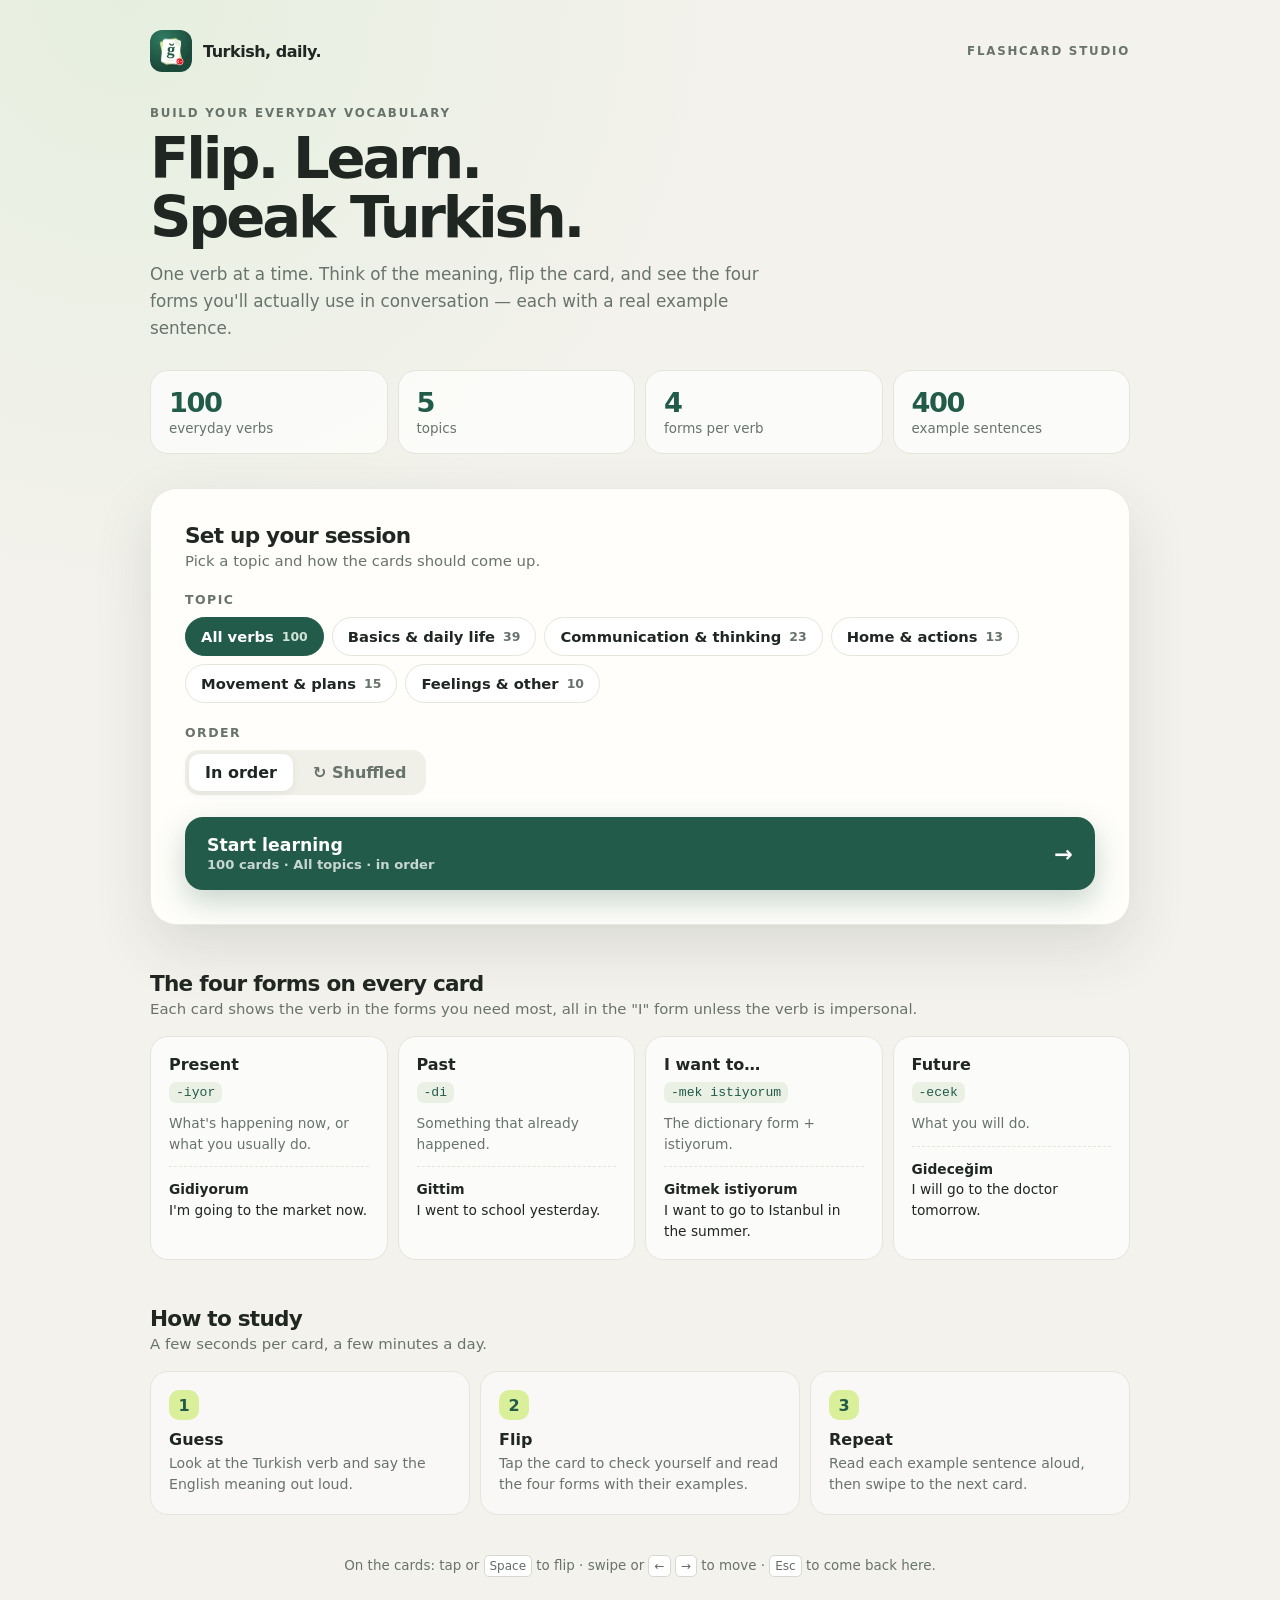
<file: index.html>
<!doctype html>
<html lang="en">
<head>
<meta charset="utf-8">
<meta name="viewport" content="width=device-width, initial-scale=1, viewport-fit=cover">
<title>Turkish Verb Flashcards</title>
<meta name="description" content="Flip through 100 everyday Turkish verbs with their most useful forms and example sentences.">
<meta name="theme-color" content="#225b49">
<link rel="manifest" href="manifest.webmanifest">
<link rel="icon" href="icons/icon.svg" type="image/svg+xml">
<link rel="icon" href="icons/favicon-32.png" sizes="32x32" type="image/png">
<link rel="apple-touch-icon" href="icons/apple-touch-icon.png">
<meta name="apple-mobile-web-app-capable" content="yes">
<meta name="mobile-web-app-capable" content="yes">
<meta name="apple-mobile-web-app-title" content="Turkish Verbs">
<meta name="apple-mobile-web-app-status-bar-style" content="default">
<link rel="stylesheet" href="styles.css">
</head>
<body>
<main class="wrap">
  <header>
    <a class="brand" href="./"><img src="icons/icon.svg" alt=""><span>Turkish, daily.</span></a>
    <div class="eyebrow">Flashcard studio</div>
  </header>

  <section>
    <div class="eyebrow">Build your everyday vocabulary</div>
    <h1>Flip. Learn.<br>Speak Turkish.</h1>
    <p class="intro">One verb at a time. Think of the meaning, flip the card, and see the four forms you'll actually use in conversation — each with a real example sentence.</p>
  </section>

  <div class="stats">
    <div class="stat"><b id="statVerbs">–</b><span>everyday verbs</span></div>
    <div class="stat"><b id="statCats">–</b><span>topics</span></div>
    <div class="stat"><b id="statForms">–</b><span>forms per verb</span></div>
    <div class="stat"><b id="statExamples">–</b><span>example sentences</span></div>
  </div>

  <section class="panel" aria-labelledby="setupTitle">
    <h2 id="setupTitle">Set up your session</h2>
    <p class="sub">Pick a topic and how the cards should come up.</p>
    <div class="field">
      <div class="label" id="topicLabel">Topic</div>
      <div class="chips" id="topics" role="group" aria-labelledby="topicLabel"></div>
    </div>
    <div class="field">
      <div class="label" id="orderLabel">Order</div>
      <div class="segmented" id="order" role="group" aria-labelledby="orderLabel">
        <button type="button" data-order="list" aria-pressed="true">In order</button>
        <button type="button" data-order="shuffle" aria-pressed="false">↻ Shuffled</button>
      </div>
    </div>
    <a class="start" id="start" href="learn.html">
      <span>Start learning<small id="startInfo">Loading verbs…</small></span>
      <span aria-hidden="true">→</span>
    </a>
  </section>

  <section class="section">
    <h2>The four forms on every card</h2>
    <p>Each card shows the verb in the forms you need most, all in the "I" form unless the verb is impersonal.</p>
    <div class="tenses" id="tenses"></div>
  </section>

  <section class="section">
    <h2>How to study</h2>
    <p>A few seconds per card, a few minutes a day.</p>
    <div class="steps">
      <div class="step"><b>Guess</b><span>Look at the Turkish verb and say the English meaning out loud.</span></div>
      <div class="step"><b>Flip</b><span>Tap the card to check yourself and read the four forms with their examples.</span></div>
      <div class="step"><b>Repeat</b><span>Read each example sentence aloud, then swipe to the next card.</span></div>
    </div>
  </section>

  <p class="footnote">On the cards: tap or <span class="key">Space</span> to flip · swipe or <span class="key">←</span> <span class="key">→</span> to move · <span class="key">Esc</span> to come back here.</p>
</main>
<script>
const $=id=>document.getElementById(id);
const esc=s=>String(s).replace(/[&<>"']/g,c=>({"&":"&amp;","<":"&lt;",">":"&gt;",'"':"&quot;","'":"&#39;"}[c]));
const store={get(k){try{return localStorage.getItem(k)}catch(e){return null}},set(k,v){try{localStorage.setItem(k,v)}catch(e){}}};
let data, cat=store.get("tv.cat")||"all", order=store.get("tv.order")||"list";

function countFor(c){return c==="all"?data.verbs.length:data.verbs.filter(v=>v.category===c).length;}
function update(){
  if(!data.categories.some(c=>c.id===cat))cat="all";
  document.querySelectorAll("#topics .chip").forEach(b=>b.setAttribute("aria-pressed",b.dataset.cat===cat));
  document.querySelectorAll("#order button").forEach(b=>b.setAttribute("aria-pressed",b.dataset.order===order));
  const n=countFor(cat), label=cat==="all"?"All topics":data.categories.find(c=>c.id===cat).label;
  $("startInfo").textContent=`${n} cards · ${label} · ${order==="shuffle"?"shuffled":"in order"}`;
  const q=new URLSearchParams();if(cat!=="all")q.set("cat",cat);if(order==="shuffle")q.set("order","shuffle");
  $("start").href="learn.html"+(q.toString()?"?"+q:"");
  store.set("tv.cat",cat);store.set("tv.order",order);
}
$("topics").addEventListener("click",e=>{const b=e.target.closest(".chip");if(b){cat=b.dataset.cat;update();}});
$("order").addEventListener("click",e=>{const b=e.target.closest("button");if(b){order=b.dataset.order;update();}});

fetch("verbs.json").then(r=>{if(!r.ok)throw new Error(r.status);return r.json();}).then(d=>{
  data=d;
  const exCount=d.verbs.reduce((n,v)=>n+Object.keys(v.examples||{}).length,0);
  $("statVerbs").textContent=d.verbs.length;$("statCats").textContent=d.categories.length;
  $("statForms").textContent=d.forms.length;$("statExamples").textContent=exCount;
  $("topics").innerHTML=[{id:"all",label:"All verbs"},...d.categories].map(c=>
    `<button type="button" class="chip" data-cat="${esc(c.id)}">${esc(c.label)} <small>${countFor(c.id)}</small></button>`).join("");
  const sample=d.verbs[0];
  $("tenses").innerHTML=d.forms.map(f=>`<div class="tense-card"><h3>${esc(f.label)}</h3><span class="marker">${esc(f.marker||"")}</span><p>${esc(f.hint||"")}</p>`+
    (sample.examples&&sample.examples[f.id]?`<p class="eg"><b>${esc(sample.forms[f.id])}</b><br>${esc(sample.examples[f.id].en)}</p>`:"")+`</div>`).join("");
  update();
}).catch(err=>{$("startInfo").textContent="Could not load verbs.json";console.error(err);});

if("serviceWorker" in navigator){window.addEventListener("load",()=>navigator.serviceWorker.register("sw.js").catch(console.error));}
</script>
</body>
</html>
</file>
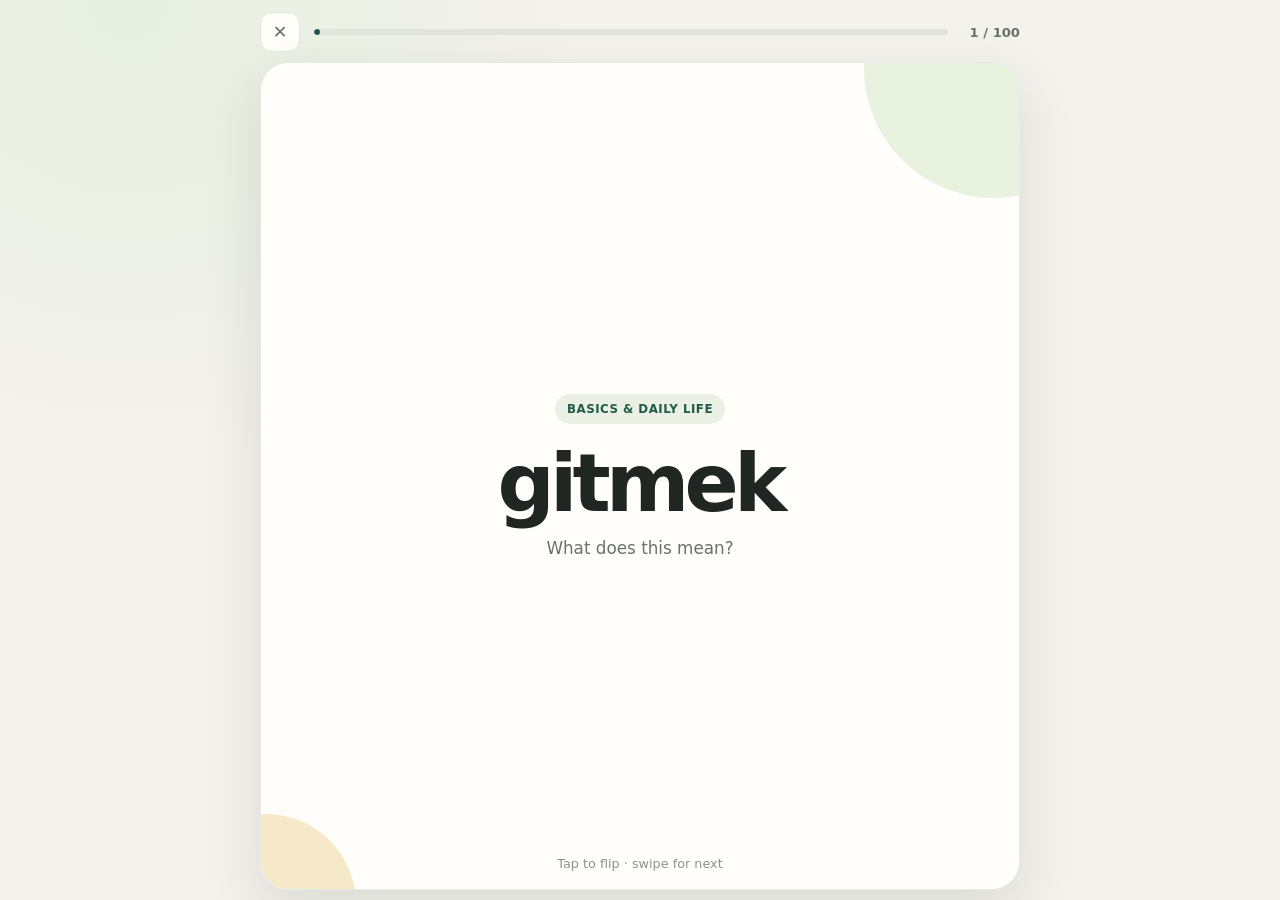
<file: learn.html>
<!doctype html>
<html lang="en">
<head>
<meta charset="utf-8">
<meta name="viewport" content="width=device-width, initial-scale=1, viewport-fit=cover">
<title>Learn · Turkish Verb Flashcards</title>
<meta name="theme-color" content="#225b49">
<link rel="manifest" href="manifest.webmanifest">
<link rel="icon" href="icons/icon.svg" type="image/svg+xml">
<link rel="icon" href="icons/favicon-32.png" sizes="32x32" type="image/png">
<link rel="apple-touch-icon" href="icons/apple-touch-icon.png">
<meta name="apple-mobile-web-app-capable" content="yes">
<meta name="mobile-web-app-capable" content="yes">
<meta name="apple-mobile-web-app-title" content="Turkish Verbs">
<link rel="stylesheet" href="styles.css">
</head>
<body class="learn">
<div class="learnbar">
  <a class="iconbtn" href="./" aria-label="Back to home">✕</a>
  <div class="track" aria-hidden="true"><div class="bar" id="bar"></div></div>
  <span class="count" id="count">–</span>
</div>

<main class="stage">
  <div class="flashcard" id="card" role="button" tabindex="0" aria-label="Flashcard. Press to flip.">
    <div class="face front">
      <div class="face-inner">
        <span class="tag" id="tag">ESSENTIAL VERB</span>
        <div class="word" id="verb">…</div>
        <div class="prompt">What does this mean?</div>
        <div class="hint">Tap to flip · swipe for next</div>
      </div>
    </div>
    <div class="face back" aria-live="polite">
      <div class="face-inner">
        <div class="back-head">
          <div class="verb" id="backVerb"></div>
          <div class="meaning" id="meaning"></div>
        </div>
        <div class="forms" id="forms"></div>
        <div class="hint">Tap to flip back</div>
      </div>
    </div>
  </div>
  <div class="done" id="done">
    <span class="tag">DECK COMPLETE</span>
    <h2>Harika! 🎉</h2>
    <p id="doneText">You went through every card.</p>
    <div class="row">
      <button class="btn primary" id="again" type="button">Go again</button>
      <a class="btn" href="./">Back home</a>
    </div>
  </div>
</main>

<script>
const $=id=>document.getElementById(id);
const esc=s=>String(s).replace(/[&<>"']/g,c=>({"&":"&amp;","<":"&lt;",">":"&gt;",'"':"&quot;","'":"&#39;"}[c]));
const params=new URLSearchParams(location.search);
const cat=params.get("cat")||"all", shuffle=params.get("order")==="shuffle";
let data, deck=[], index=0, flipped=false, finished=false;

// Bold the verb form inside its example sentence (Turkish-aware case folding).
function highlight(sentence, form){
  const lo=s=>s.toLocaleLowerCase("tr");
  const i=lo(sentence).indexOf(lo(form));
  if(i<0||lo(sentence).length!==sentence.length)return esc(sentence);
  return esc(sentence.slice(0,i))+"<mark>"+esc(sentence.slice(i,i+form.length))+"</mark>"+esc(sentence.slice(i+form.length));
}
function buildDeck(){
  deck=data.verbs.filter(v=>cat==="all"||v.category===cat);
  if(shuffle)for(let i=deck.length-1;i>0;i--){const j=Math.floor(Math.random()*(i+1));[deck[i],deck[j]]=[deck[j],deck[i]];}
  index=0;flipped=false;finished=false;
}
function render(){
  $("done").classList.toggle("show",finished);
  $("card").style.visibility=finished?"hidden":"";
  $("bar").style.width=(finished?100:(index+1)/Math.max(deck.length,1)*100)+"%";
  if(!deck.length){$("verb").textContent="No cards";$("count").textContent="0";return;}
  if(finished){$("count").textContent=`${deck.length} / ${deck.length}`;return;}
  const v=deck[index], catLabel=(data.categories.find(c=>c.id===v.category)||{}).label||"Essential verb";
  $("count").textContent=`${index+1} / ${deck.length}`;
  $("tag").textContent=catLabel.toUpperCase();
  $("verb").textContent=v.turkish;$("backVerb").textContent=v.turkish;
  $("meaning").textContent="“"+v.english+"”";
  $("forms").innerHTML=data.forms.map(f=>{
    const form=v.forms[f.id]||"", ex=(v.examples||{})[f.id];
    return `<div class="form"><div class="form-top"><small>${esc(f.label)}</small><strong>${esc(form)}</strong></div>`+
      (ex?`<p class="ex-tr">${highlight(ex.tr,form)}</p><p class="ex-en">${esc(ex.en)}</p>`:"")+`</div>`;
  }).join("");
  $("card").classList.toggle("flipped",flipped);
  $("card").setAttribute("aria-label",flipped?`${v.turkish}: ${v.english}. Press to flip back.`:`${v.turkish}. Press to flip.`);
}
function flip(){if(finished||!deck.length)return;flipped=!flipped;if(!flipped)$("card").querySelector(".back .face-inner").scrollTop=0;render();}
function nudge(dir){const c=$("card");c.classList.remove("nudge-left","nudge-right");void c.offsetWidth;c.classList.add(dir<0?"nudge-left":"nudge-right");}
function move(n){
  if(finished||!deck.length)return;
  if(n>0&&index===deck.length-1){finished=true;render();return;}
  if(n<0&&index===0){nudge(1);return;}
  index+=n;flipped=false;$("card").querySelector(".back .face-inner").scrollTop=0;render();
}

// Tap flips; horizontal swipe moves.
const card=$("card");let sx=0,sy=0,swiped=false;
card.addEventListener("touchstart",e=>{const t=e.touches[0];sx=t.clientX;sy=t.clientY;swiped=false;},{passive:true});
card.addEventListener("touchend",e=>{const t=e.changedTouches[0],dx=t.clientX-sx,dy=t.clientY-sy;
  if(Math.abs(dx)>50&&Math.abs(dx)>Math.abs(dy)*1.3){swiped=true;move(dx<0?1:-1);}},{passive:true});
card.addEventListener("click",()=>{if(swiped){swiped=false;return;}flip();});
card.addEventListener("keydown",e=>{if(e.key===" "||e.key==="Enter"){e.preventDefault();flip();}});
document.addEventListener("keydown",e=>{
  if(e.key==="ArrowRight")move(1);
  else if(e.key==="ArrowLeft")move(-1);
  else if(e.key==="Escape")location.href="./";
  else if(e.key===" "&&e.target!==card){e.preventDefault();flip();}
});
$("again").addEventListener("click",()=>{buildDeck();render();});

fetch("verbs.json").then(r=>{if(!r.ok)throw new Error(r.status);return r.json();}).then(d=>{
  data=d;buildDeck();
  const c=d.categories.find(x=>x.id===cat);
  $("doneText").textContent=`You went through all ${deck.length} ${c?c.label.toLowerCase()+" ":""}cards.`;
  render();
}).catch(err=>{$("verb").textContent="Could not load verbs";console.error(err);});

if("serviceWorker" in navigator){window.addEventListener("load",()=>navigator.serviceWorker.register("sw.js").catch(console.error));}
</script>
</body>
</html>
</file>
<file: styles.css>
:root{
  --bg:#f4f2ed;--ink:#202722;--muted:#68736c;--green:#225b49;--green-2:#2f7a61;--lime:#d9ef9a;
  --card:#fffefa;--line:#e5e5dc;--soft:#eaf1e4;--sand:#f6e9c9;--red:#e30a17;
  --shadow:0 22px 60px rgba(33,49,40,.12);
}
*{box-sizing:border-box}
html{-webkit-text-size-adjust:100%}
body{margin:0;background:radial-gradient(circle at 10% 0%,#e6efdf 0,transparent 32%),var(--bg);color:var(--ink);font-family:Inter,ui-sans-serif,system-ui,-apple-system,BlinkMacSystemFont,"Segoe UI",sans-serif;min-height:100vh;min-height:100dvh}
button{font:inherit;color:inherit}
a{color:inherit}
.key{display:inline-block;border:1px solid #d6d9d0;background:#fff;border-radius:5px;padding:1px 5px;font-size:.75rem;color:#626c63}
.eyebrow{font-size:.74rem;letter-spacing:.15em;text-transform:uppercase;color:var(--muted);font-weight:800}
.tag{display:inline-flex;align-items:center;gap:7px;background:var(--soft);color:var(--green);padding:8px 12px;border-radius:999px;font-size:.74rem;font-weight:800;letter-spacing:.04em}

/* ---------- Home ---------- */
.wrap{width:min(100% - 32px,980px);margin:auto;padding:30px 0 56px}
header{display:flex;align-items:center;justify-content:space-between;gap:16px;margin-bottom:34px}
.brand{display:flex;align-items:center;gap:11px;font-weight:800;letter-spacing:-.03em;text-decoration:none}
.brand img{width:42px;height:42px;border-radius:12px}
h1{font-size:clamp(2.2rem,6vw,3.6rem);line-height:1.02;letter-spacing:-.055em;margin:10px 0 14px}
h2{font-size:1.35rem;letter-spacing:-.035em;margin:0 0 4px}
.intro{color:var(--muted);max-width:620px;line-height:1.6;margin:0;font-size:1.05rem}
.stats{display:grid;grid-template-columns:repeat(4,1fr);gap:10px;margin:28px 0 34px}
.stat{background:#ffffffb3;border:1px solid var(--line);border-radius:18px;padding:16px 18px}
.stat b{display:block;font-size:1.7rem;letter-spacing:-.05em;color:var(--green)}
.stat span{color:var(--muted);font-size:.84rem}

.panel{background:var(--card);border:1px solid rgba(30,60,45,.1);border-radius:26px;box-shadow:var(--shadow);padding:clamp(20px,4vw,34px)}
.panel .sub{color:var(--muted);margin:0 0 22px;font-size:.93rem}
.field{margin-bottom:22px}
.field>label,.field>.label{display:block;font-size:.78rem;font-weight:800;letter-spacing:.12em;text-transform:uppercase;color:var(--muted);margin-bottom:10px}
.chips{display:flex;flex-wrap:wrap;gap:8px}
.chip{border:1px solid var(--line);background:#fff;border-radius:999px;padding:10px 15px;cursor:pointer;font-weight:700;font-size:.92rem;display:inline-flex;gap:8px;align-items:center;transition:border-color .15s,background .15s}
.chip small{color:var(--muted);font-weight:700;font-size:.78rem}
.chip:hover{border-color:#9eb8a5}
.chip[aria-pressed="true"]{background:var(--green);border-color:var(--green);color:#fff}
.chip[aria-pressed="true"] small{color:#cfe3d7}
.segmented{display:inline-flex;background:#f0f0e8;border-radius:14px;padding:4px;gap:4px}
.segmented button{border:0;background:transparent;border-radius:10px;padding:9px 16px;font-weight:700;cursor:pointer;color:var(--muted)}
.segmented button[aria-pressed="true"]{background:#fff;color:var(--ink);box-shadow:0 2px 8px #243d2b14}
.start{display:flex;align-items:center;justify-content:space-between;gap:14px;width:100%;margin-top:6px;padding:18px 22px;border:0;border-radius:18px;background:var(--green);color:#fff;font-size:1.08rem;font-weight:800;cursor:pointer;text-decoration:none;box-shadow:0 12px 30px #225b4940;transition:transform .15s,background .15s}
.start:hover{background:var(--green-2);transform:translateY(-1px)}
.start span:last-child{font-size:1.4rem}
.start small{display:block;font-weight:600;opacity:.75;font-size:.82rem;margin-top:2px}

.section{margin-top:46px}
.section>p{color:var(--muted);margin:0 0 18px;font-size:.93rem}
.tenses{display:grid;grid-template-columns:repeat(4,1fr);gap:10px}
.tense-card{background:#ffffffb3;border:1px solid var(--line);border-radius:18px;padding:18px}
.tense-card .marker{font-family:ui-monospace,SFMono-Regular,Menlo,monospace;font-size:.82rem;color:var(--green);background:var(--soft);border-radius:7px;padding:3px 7px;display:inline-block;margin:8px 0 10px}
.tense-card h3{margin:0;font-size:1rem}
.tense-card p{margin:0;color:var(--muted);font-size:.86rem;line-height:1.5}
.tense-card .eg{margin-top:12px;padding-top:12px;border-top:1px dashed var(--line);color:var(--ink)}
.steps{display:grid;grid-template-columns:repeat(3,1fr);gap:10px;counter-reset:step}
.step{padding:18px;border-radius:18px;background:#ffffff80;border:1px solid var(--line)}
.step:before{counter-increment:step;content:counter(step);display:grid;place-items:center;width:30px;height:30px;border-radius:10px;background:var(--lime);color:var(--green);font-weight:800;margin-bottom:10px}
.step b{display:block;margin-bottom:4px}
.step span{color:var(--muted);font-size:.88rem;line-height:1.5}
.footnote{margin:40px 0 0;text-align:center;color:var(--muted);font-size:.84rem;line-height:1.5}

@media(max-width:760px){.stats,.tenses{grid-template-columns:1fr 1fr}.steps{grid-template-columns:1fr}}
@media(max-width:600px){.wrap{padding-top:20px}header{margin-bottom:24px}header .eyebrow{display:none}.panel{border-radius:22px}}

/* ---------- Learn ---------- */
body.learn{display:flex;flex-direction:column;height:100vh;height:100dvh;overflow:hidden}
.learnbar{width:min(100% - 24px,760px);margin:0 auto;padding:max(12px,env(safe-area-inset-top)) 0 10px;display:flex;align-items:center;gap:14px}
.iconbtn{width:40px;height:40px;flex:none;border-radius:12px;border:1px solid var(--line);background:#fffefa;display:grid;place-items:center;cursor:pointer;text-decoration:none;font-size:1.1rem;color:var(--muted)}
.iconbtn:hover{border-color:#9eb8a5;color:var(--ink)}
.iconbtn:disabled{opacity:.3;cursor:default}
.learnbar .track{flex:1;height:6px;border-radius:99px;background:#e2e5db;overflow:hidden}
.learnbar .bar{height:100%;width:0;background:var(--green);border-radius:99px;transition:width .25s}
.learnbar .count{font-size:.82rem;color:var(--muted);font-weight:700;font-variant-numeric:tabular-nums;min-width:58px;text-align:right}
.stage{position:relative;flex:1;min-height:0;width:min(100% - 24px,760px);margin:0 auto;perspective:1600px;padding-bottom:10px}
.flashcard{height:100%;position:relative;cursor:pointer;outline:none;transform-style:preserve-3d;transition:transform .55s cubic-bezier(.2,.75,.2,1);border-radius:28px;touch-action:pan-y}
.flashcard.flipped{transform:rotateY(180deg)}
.flashcard:focus-visible{box-shadow:0 0 0 3px var(--lime)}
.flashcard.nudge-left{animation:nudgeL .25s}
.flashcard.nudge-right{animation:nudgeR .25s}
@keyframes nudgeL{50%{translate:-14px 0}}
@keyframes nudgeR{50%{translate:14px 0}}
.face{position:absolute;inset:0;backface-visibility:hidden;-webkit-backface-visibility:hidden;border:1px solid rgba(30,60,45,.1);border-radius:28px;background:var(--card);box-shadow:var(--shadow);overflow:hidden}
.face:before{content:"";position:absolute;width:260px;height:260px;border-radius:50%;background:#e9f1df;right:-105px;top:-125px;z-index:0;pointer-events:none}
.face:after{content:"";position:absolute;width:180px;height:180px;border-radius:50%;background:var(--sand);left:-85px;bottom:-105px;z-index:0;pointer-events:none}
.face-inner{position:relative;z-index:1;height:100%;padding:clamp(22px,5vw,44px)}
.front .face-inner{display:flex;flex-direction:column;align-items:center;justify-content:center;text-align:center}
.word{font-size:clamp(2.6rem,10vw,5rem);font-weight:850;letter-spacing:-.06em;line-height:1.05;margin:18px 0 12px;overflow-wrap:anywhere}
.front .prompt{font-size:1.05rem;color:var(--muted)}
.hint{position:absolute;bottom:18px;left:0;right:0;text-align:center;color:#8b948a;font-size:.8rem}
.back{transform:rotateY(180deg);background:#fdfdf8}
.back .face-inner{overflow-y:auto;overscroll-behavior:contain;-webkit-overflow-scrolling:touch}
.back-head{text-align:center;margin:4px 0 22px}
.back-head .verb{font-size:clamp(2rem,7vw,3rem);font-weight:850;letter-spacing:-.055em;line-height:1.05;overflow-wrap:anywhere}
.back-head .meaning{color:var(--green);font-size:1.15rem;font-weight:700;margin-top:6px}
.forms{display:grid;grid-template-columns:1fr 1fr;gap:10px}
.form{padding:14px 16px;border:1px solid var(--line);background:#fff;border-radius:16px}
.form-top{display:flex;justify-content:space-between;align-items:baseline;gap:10px;margin-bottom:8px}
.form-top small{color:var(--muted);font-size:.72rem;font-weight:800;letter-spacing:.1em;text-transform:uppercase}
.form-top strong{font-size:1.02rem;text-align:right}
.ex-tr{margin:0;font-size:.98rem;line-height:1.45}
.ex-tr mark{background:linear-gradient(transparent 58%,var(--lime) 58%);color:inherit;font-weight:700;padding:0 1px}
.ex-en{margin:4px 0 0;color:var(--muted);font-size:.86rem;line-height:1.45}
.back .hint{position:static;margin-top:18px}
.done{position:absolute;inset:0;display:none;flex-direction:column;align-items:center;justify-content:center;text-align:center;gap:10px;padding:24px}
.done.show{display:flex}
.done h2{font-size:2rem;margin:6px 0 0}
.done p{color:var(--muted);margin:0 0 14px}
.done .row{display:flex;gap:10px;flex-wrap:wrap;justify-content:center}
.btn{border:1px solid var(--line);background:#fff;border-radius:14px;padding:13px 20px;font-weight:750;cursor:pointer;text-decoration:none}
.btn.primary{background:var(--green);border-color:var(--green);color:#fff}
@media(max-width:600px){.forms{grid-template-columns:1fr}.face,.flashcard{border-radius:22px}.learnbar .count{min-width:0}}
@media(prefers-reduced-motion:reduce){.flashcard{transition:none}.flashcard.nudge-left,.flashcard.nudge-right{animation:none}}
</file>
